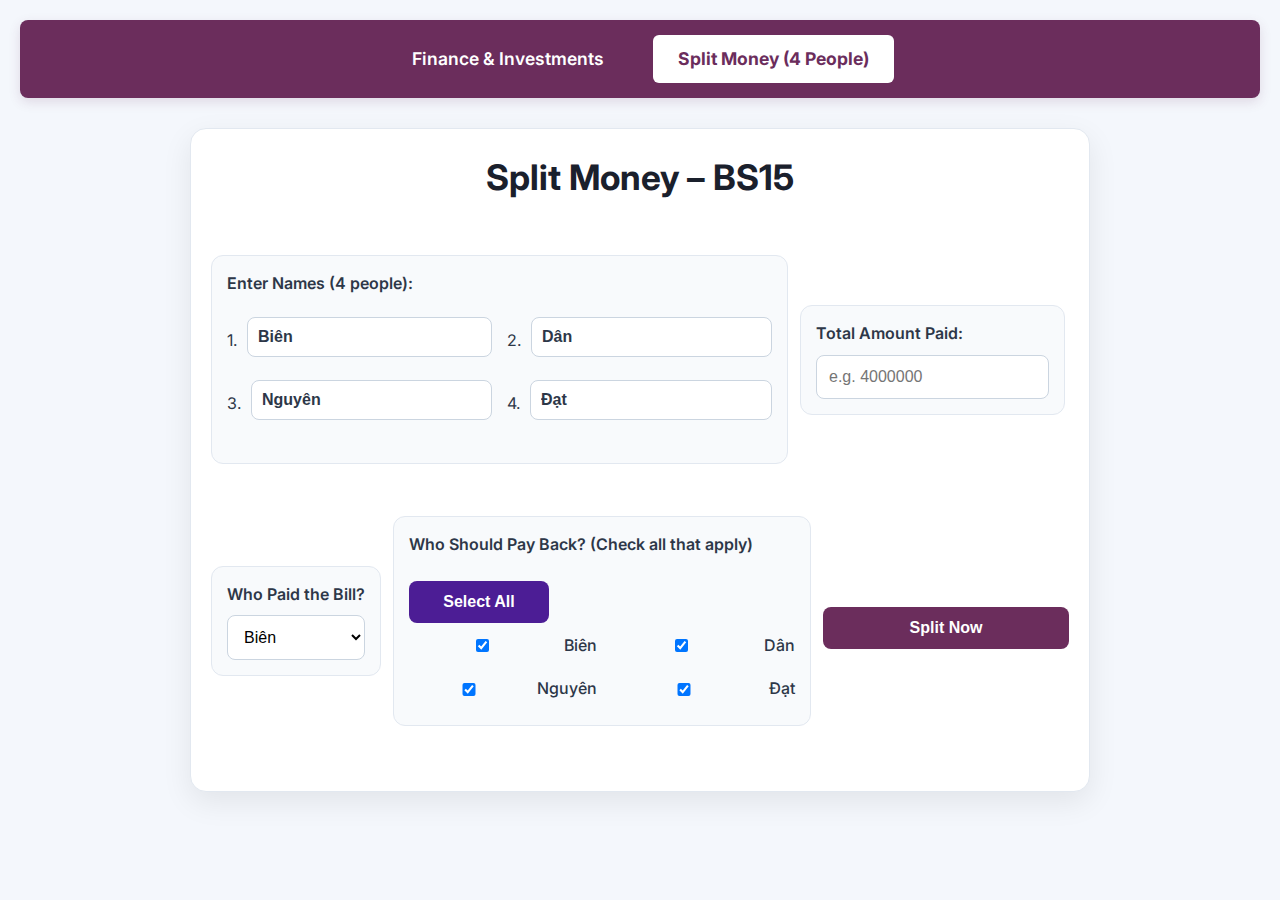
<file: split.html>
<!DOCTYPE html>
<html lang="en">
<head>
    <meta charset="UTF-8">
    <meta name="viewport" content="width=device-width, initial-scale=1.0">
    <title>Split Money – 4 People</title>
    <link rel="stylesheet" href="styles.css">
    <style>
        .navbar { background:#6b2d5c; padding:15px 0; text-align:center; margin-bottom:30px; border-radius:8px; }
        .navbar a { color:white; text-decoration:none; font-weight:600; font-size:1.1rem; padding:10px 25px; margin:0 10px; border-radius:6px; display:inline-block; transition:background .2s; }
        .navbar a:hover { background:rgba(255,255,255,.2); }
        .navbar a.active { background:white; color:#6b2d5c; font-weight:700; }
        .container { max-width:900px; margin:0 auto; padding:20px; }
        .people-grid { display:grid; grid-template-columns:repeat(2,1fr); gap:15px; margin:20px 0; }
        .person-input { display:flex; align-items:center; gap:10px; }
        .person-input input { flex:1; padding:10px; border:1.5px solid #cbd5e0; border-radius:8px; font-size:1rem; }
        .form-group { margin:20px 0; padding:15px; background:#f8fafc; border-radius:12px; border:1px solid #e2e8f0; }
        .form-group label { display:block; margin-bottom:8px; font-weight:600; color:#2d3748; }
        select, input[type=number] { width:100%; padding:12px; border:1.5px solid #cbd5e0; border-radius:8px; font-size:1rem; }
        button { background:#6b2d5c; color:white; padding:12px 24px; border:none; border-radius:8px; font-weight:600; cursor:pointer; margin-top:15px; width:100%; }
        button:hover { background:#5a1e4d; }
        .select-all-btn, .clear-all-btn { background:#4c1d95; width:auto; display:inline-block; margin-right:10px; }
        .select-all-btn:hover, .clear-all-btn:hover { background:#3b1580; }
        .clear-all-btn { background:#e53e3e; }
        .clear-all-btn:hover { background:#c53030; }
        #results-table, #summary-table, #history-table { width:100%; border-collapse:collapse; margin-bottom:15px; font-size:1rem; background:white; border-radius:10px; overflow:hidden; box-shadow:0 4px 12px rgba(0,0,0,.05); }
        #results-table th, #summary-table th, #history-table th { background:#6b2d5c; color:white; padding:12px; text-align:left; font-weight:600; text-transform:uppercase; font-size:.9rem; }
        #results-table td, #summary-table td, #history-table td { padding:12px; border-bottom:1px solid #e2e8f0; }
        #results-table tr:hover td, #history-table tr:hover td { background:#f7fafc; }
        .delete-btn { background:#e53e3e; color:white; border:none; padding:6px 10px; border-radius:6px; font-size:.8rem; cursor:pointer; }
        .delete-btn:hover { background:#c53030; }
        .summary-box { display:flex; justify-content:space-between; gap:15px; margin:15px 0; }
        .total-paid, .total-split, .remaining { flex:1; padding:12px; background:#f8fafc; border-radius:8px; border:1px solid #e2e8f0; font-weight:600; font-size:1.1rem; }
        .remaining { color:#d69e2e; }
        .final-summary, .history-section { margin-top:30px; padding:20px; background:#f0f4f8; border-radius:12px; border:1px solid #cbd5e0; }
        .final-summary h3, .history-section h3 { margin:0 0 15px; color:#2d3748; font-size:1.3rem; }
        .owes-grid { display:grid; grid-template-columns:repeat(2,1fr); gap:10px; margin-top:10px; }
        .owes-grid label { display:flex; align-items:center; gap:8px; font-weight:500; cursor:pointer; }
        .timestamp { font-size:0.8rem; color:#718096; }
        .net-positive { color:#16a34a; font-weight:600; }
        .net-negative { color:#dc2626; font-weight:600; }
    </style>
</head>
<body>
<div class="navbar">
    <a href="index.html">Finance & Investments</a>
    <a href="split.html" class="active">Split Money (4 People)</a>
</div>
<div class="container">
    <h1>Split Money – BS15</h1>
    <form id="split-form">
        <div class="form-group">
            <label>Enter Names (4 people):</label>
            <div class="people-grid">
                <div class="person-input"><span>1.</span><input type="text" class="person-name" value="Biên" required></div>
                <div class="person-input"><span>2.</span><input type="text" class="person-name" value="Dân" required></div>
                <div class="person-input"><span>3.</span><input type="text" class="person-name" value="Nguyên" required></div>
                <div class="person-input"><span>4.</span><input type="text" class="person-name" value="Đạt" required></div>
            </div>
        </div>
        <div class="form-group">
            <label for="total-amount">Total Amount Paid:</label>
            <input type="number" id="total-amount" placeholder="e.g. 4000000" step="1000" min="0" required>
        </div>
        <div class="form-group">
            <label for="payer">Who Paid the Bill?</label>
            <select id="payer" required></select>
        </div>
        <div class="form-group">
            <label>Who Should Pay Back? (Check all that apply)</label>
            <button type="button" class="select-all-btn" id="select-all">Select All</button>
            <div class="owes-grid" id="owes-container"></div>
        </div>
        <button type="submit">Split Now</button>
    </form>

    <!-- === RESULTS === -->
    <div id="results" class="result-container" style="display:none;">
        <table id="results-table">
            <thead>
                <tr>
                    <th>Payer</th>
                    <th>Owed By</th>
                    <th>Amount</th>
                    <th>Action</th>
                </tr>
            </thead>
            <tbody id="table-body"></tbody>
        </table>

        <div class="summary-box">
            <div class="total-paid">Total Paid: <span id="total-paid">0</span> VND</div>
            <div class="total-split">Total Split: <span id="total-split">0</span> VND</div>
            <div class="remaining">Remaining: <span id="remaining">0</span> VND</div>
        </div>

        <!-- === FINAL NET BALANCE === -->
        <div class="final-summary" id="final-summary" style="display:none;">
            <h3>Final Net Balance</h3>
            <button type="button" class="clear-all-btn" id="clear-all">Clear All Data</button>
            <table id="summary-table">
                <thead>
                    <tr>
                        <th>Debtor</th>
                        <th>Owes To</th>
                        <th>Amount</th>
                    </tr>
                </thead>
                <tbody id="summary-body"></tbody>
            </table>
        </div>

        <!-- === HISTORY === -->
        <div class="history-section" id="history-section" style="display:none;">
            <h3>Split History</h3>
            <table id="history-table">
                <thead>
                    <tr>
                        <th>Time</th>
                        <th>Payer</th>
                        <th>Debtor(s)</th>
                        <th>Amount</th>
                    </tr>
                </thead>
                <tbody id="history-body"></tbody>
            </table>
        </div>
    </div>
</div>

<script>
    function formatVND(a){return a.toString().replace(/\B(?=(\d{3})+(?!\d))/g,".");}
    function formatDate(d){return d.toLocaleString('vi-VN');}

    const form = document.getElementById('split-form');
    const payerSelect = document.getElementById('payer');
    const owesContainer = document.getElementById('owes-container');
    const selectAllBtn = document.getElementById('select-all');
    const clearAllBtn = document.getElementById('clear-all');
    const resultsDiv = document.getElementById('results');
    const tableBody = document.getElementById('table-body');
    const summaryBody = document.getElementById('summary-body');
    const historyBody = document.getElementById('history-body');
    const totalPaidEl = document.getElementById('total-paid');
    const totalSplitEl = document.getElementById('total-split');
    const remainingEl = document.getElementById('remaining');
    const finalSummary = document.getElementById('final-summary');
    const historySection = document.getElementById('history-section');
    const nameInputs = document.querySelectorAll('.person-name');

    let people = [];
    let allEntries = JSON.parse(localStorage.getItem('allSplitEntries')) || [];
    let isFirstLoad = true;

    function updatePeople(){
        const prevPayer = payerSelect.value;
        people = Array.from(nameInputs).map(inp=>({name:inp.value.trim(),input:inp})).filter(p=>p.name);

        payerSelect.innerHTML = people.map(p => `<option value="${p.name}">${p.name}</option>`).join('');

        if (prevPayer && people.some(p => p.name === prevPayer)) {
            payerSelect.value = prevPayer;
        } else if (isFirstLoad && people.length > 0) {
            payerSelect.value = people[0].name;
            isFirstLoad = false;
        }

        owesContainer.innerHTML = people.map((p,i)=>`
            <label>
                <input type="checkbox" class="owes" data-index="${i}" checked>
                ${p.name}
            </label>
        `).join('');
    }

    function saveAll(){
        localStorage.setItem('allSplitEntries', JSON.stringify(allEntries));
    }

    function renderAll(){
        tableBody.innerHTML = '';
        let total = 0;
        allEntries.forEach((e, idx) => {
            total += e.amount;
            const tr = document.createElement('tr');
            tr.innerHTML = `
                <td>${e.payer}</td>
                <td>${e.owedBy}</td>
                <td>${formatVND(e.amount)} VND</td>
                <td><button class="delete-btn" data-index="${idx}">Delete</button></td>
            `;
            tableBody.appendChild(tr);
        });
        totalPaidEl.textContent = formatVND(total);
        totalSplitEl.textContent = formatVND(total);
        remainingEl.textContent = formatVND(0);
        resultsDiv.style.display = allEntries.length ? 'block' : 'none';
        renderNetSummary();
        renderHistory();
    }

    function renderNetSummary(){
        const balance = {};
        allEntries.forEach(e => {
            const key = `${e.owedBy}→${e.payer}`;
            balance[key] = (balance[key] || 0) + e.amount;
        });
        const net = {};
        Object.keys(balance).forEach(key => {
            const [from, to] = key.split('→');
            if (from === to) return;
            net[`${from}→${to}`] = (net[`${from}→${to}`] || 0) + balance[key];
            net[`${to}→${from}`] = (net[`${to}→${from}`] || 0) - balance[key];
        });
        summaryBody.innerHTML = '';
        let hasData = false;
        Object.keys(net).forEach(key => {
            const amount = net[key];
            if (amount <= 0) return;
            hasData = true;
            const [from, to] = key.split('→');
            const tr = document.createElement('tr');
            tr.innerHTML = `
                <td><strong>${from}</strong></td>
                <td>${to}</td>
                <td class="net-positive">${formatVND(amount)} VND</td>
            `;
            summaryBody.appendChild(tr);
        });
        finalSummary.style.display = hasData ? 'block' : 'none';
    }

    // === UPDATED HISTORY: Group by time + payer + total ===
    function renderHistory(){
        historyBody.innerHTML = '';

        // Group entries by time (same split)
        const groups = {};
        allEntries.forEach(e => {
            const key = `${e.time}_${e.payer}`;
            if (!groups[key]) {
                groups[key] = { payer: e.payer, time: e.time, debtors: [], total: 0 };
            }
            groups[key].debtors.push(e.owedBy);
            groups[key].total += e.amount;
        });

        Object.values(groups).forEach(g => {
            const tr = document.createElement('tr');
            tr.innerHTML = `
                <td class="timestamp">${formatDate(new Date(g.time))}</td>
                <td><strong>${g.payer}</strong></td>
                <td>${g.debtors.join(', ')}</td>
                <td class="net-positive">${formatVND(g.total)} VND</td>
            `;
            historyBody.appendChild(tr);
        });

        historySection.style.display = Object.keys(groups).length ? 'block' : 'none';
    }

    // Init
    updatePeople();
    nameInputs.forEach(inp => inp.addEventListener('input', updatePeople));
    renderAll();

    selectAllBtn.addEventListener('click', () => {
        document.querySelectorAll('.owes').forEach(cb => cb.checked = true);
    });

    clearAllBtn.addEventListener('click', () => {
        if (confirm('Delete ALL splits and history?')) {
            allEntries = [];
            saveAll();
            renderAll();
        }
    });

    tableBody.addEventListener('click', e => {
        if (e.target.classList.contains('delete-btn')) {
            const idx = parseInt(e.target.dataset.index);
            allEntries.splice(idx, 1);
            saveAll();
            renderAll();
        }
    });

    form.addEventListener('submit', e => {
        e.preventDefault();

        if (people.length !== 4) return alert('Please enter all 4 names.');

        const total = parseFloat(document.getElementById('total-amount').value);
        if (isNaN(total) || total <= 0 || total % 1000 !== 0) return alert('Enter valid amount (multiple of 1,000 VND)');

        const payerName = payerSelect.value;
        if (!payerName) return alert('Select who paid.');

        const checkedBoxes = document.querySelectorAll('.owes:checked');
        if (checkedBoxes.length === 0) return alert('Select at least one person.');

        const owes = Array.from(checkedBoxes).map(cb => people[parseInt(cb.dataset.index)]);

        const share = total / owes.length;
        const now = new Date().toISOString();

        owes.forEach(p => {
            allEntries.push({
                payer: payerName,
                owedBy: p.name,
                amount: Math.round(share),
                time: now
            });
        });

        saveAll();
        renderAll();
    });
</script>
</body>
</html>
</file>
<file: styles.css>
/* ============================================================= */
/*  BASIC & ELEGANT THEME – Clean, Professional, Minimalist     */
/* ============================================================= */

@import url('https://fonts.googleapis.com/css2?family=Inter:wght@400;500;600;700&display=swap');

* {
    margin: 0;
    padding: 0;
    box-sizing: border-box;
}

body {
    font-family: 'Inter', sans-serif;
    background: #f4f7fc;
    color: #2d3748;
    line-height: 1.6;
    padding: 20px;
}

.container {
    max-width: 1100px;
    margin: 0 auto;
    background: white;
    padding: 30px;
    border-radius: 16px;
    box-shadow: 0 10px 30px rgba(0, 0, 0, 0.08);
    border: 1px solid #e2e8f0;
}

/* ============================================================= */
/*  TYPOGRAPHY                                                  */
/* ============================================================= */
h1 {
    text-align: center;
    font-size: 2.2rem;
    font-weight: 700;
    color: #1a202c;
    margin-bottom: 30px;
}

h2 {
    font-size: 1.6rem;
    font-weight: 600;
    color: #2d3748;
    margin-bottom: 20px;
    text-align: center;
    position: relative;
    padding-bottom: 10px;
}

h2::after {
    content: '';
    position: absolute;
    bottom: 0;
    left: 50%;
    transform: translateX(-50%);
    width: 60px;
    height: 3px;
    background: #6b2d5c;
    border-radius: 2px;
}

/* ============================================================= */
/*  NAVIGATION BAR (ON BOTH PAGES)                              */
/* ============================================================= */
.navbar {
    background: #6b2d5c;
    padding: 14px 0;
    text-align: center;
    margin-bottom: 30px;
    border-radius: 10px;
    box-shadow: 0 4px 12px rgba(107, 45, 92, 0.15);
}

.navbar a {
    color: white;
    text-decoration: none;
    font-weight: 600;
    font-size: 1.1rem;
    padding: 10px 24px;
    margin: 0 12px;
    border-radius: 8px;
    display: inline-block;
    transition: all 0.2s ease;
}

.navbar a:hover {
    background: rgba(255, 255, 255, 0.15);
}

.navbar a.active {
    background: white;
    color: #6b2d5c;
    font-weight: 700;
}

/* ============================================================= */
/*  FORMS & INPUTS                                              */
/* ============================================================= */
form {
    display: flex;
    flex-wrap: wrap;
    gap: 12px;
    margin-bottom: 25px;
    align-items: center;
}

input, select, button {
    padding: 12px 16px;
    border: 1.5px solid #cbd5e0;
    border-radius: 10px;
    font-size: 1rem;
    transition: all 0.2s ease;
    background: #fff;
    flex: 1;
    min-width: 120px;
}

input:focus, select:focus {
    outline: none;
    border-color: #6b2d5c;
    box-shadow: 0 0 0 3px rgba(107, 45, 92, 0.1);
}

button {
    background: #6b2d5c;
    color: white;
    font-weight: 600;
    cursor: pointer;
    min-width: 140px;
}

button:hover {
    background: #5a1e4d;
    transform: translateY(-1px);
}

/* Delete & Chart Buttons */
.delete-btn, .view-chart {
    padding: 8px 14px;
    font-size: 0.9rem;
    margin: 0 4px;
}

.delete-btn {
    background: #e53e3e;
}

.delete-btn:hover {
    background: #c53030;
}

.view-chart {
    background: #3182ce;
}

.view-chart:hover {
    background: #2c5282;
}

/* ============================================================= */
/*  TABLES                                                      */
/* ============================================================= */
table {
    width: 100%;
    border-collapse: collapse;
    margin-bottom: 25px;
    font-size: 0.95rem;
    background: #fff;
    border-radius: 10px;
    overflow: hidden;
    box-shadow: 0 4px 12px rgba(0, 0, 0, 0.05);
}

th {
    background: #6b2d5c;
    color: white;
    padding: 14px;
    text-align: left;
    font-weight: 600;
    text-transform: uppercase;
    font-size: 0.8rem;
    letter-spacing: 0.5px;
}

td {
    padding: 12px 14px;
    border-bottom: 1px solid #e2e8f0;
}

tr:hover td {
    background: #f7fafc;
}

/* ============================================================= */
/*  SUMMARY BOX                                                 */
/* ============================================================= */
.summary {
    text-align: right;
    font-size: 1.1rem;
    font-weight: 600;
    padding: 16px;
    background: #f8fafc;
    border-radius: 10px;
    border: 1px solid #e2e8f0;
    margin-top: 15px;
    color: #2d3748;
}

.summary p {
    margin: 6px 0;
}

/* ============================================================= */
/*  FILTER & MODE TOGGLE                                        */
/* ============================================================= */
.filter {
    text-align: right;
    margin-bottom: 15px;
}

.filter select {
    background: #fff;
    border: 1.5px solid #cbd5e0;
    padding: 10px 14px;
    border-radius: 8px;
    font-weight: 500;
}

.mode-toggle {
    text-align: center;
    margin: 20px 0;
}

.mode-btn {
    background: #edf2f7;
    color: #4a5568;
    border: 1.5px solid #cbd5e0;
    padding: 10px 18px;
    border-radius: 8px;
    margin: 0 6px;
    cursor: pointer;
    font-weight: 500;
    transition: all 0.2s;
}

.mode-btn.active {
    background: #6b2d5c;
    color: white;
    border-color: #6b2d5c;
}

/* ============================================================= */
/*  SPLIT PAGE – PERSON CARDS                                   */
/* ============================================================= */
.split-container {
    display: grid;
    grid-template-columns: repeat(auto-fit, minmax(220px, 1fr));
    gap: 20px;
    margin-top: 30px;
}

.person-card {
    background: #ffffff;
    padding: 20px;
    border-radius: 12px;
    text-align: center;
    border: 1px solid #e2e8f0;
    box-shadow: 0 4px 12px rgba(0, 0, 0, 0.05);
    transition: transform 0.2s ease;
}

.person-card:hover {
    transform: translateY(-4px);
    box-shadow: 0 8px 20px rgba(0, 0, 0, 0.08);
}

.person-name {
    font-weight: 600;
    font-size: 1.3rem;
    color: #2d3748;
    margin-bottom: 8px;
}

.person-amount {
    font-size: 1.6rem;
    font-weight: 700;
    color: #6b2d5c;
}

.person-percent {
    font-size: 0.9rem;
    color: #718096;
    margin-top: 6px;
}

/* Custom Inputs */
.custom-inputs {
    display: none;
    grid-template-columns: 1fr 1fr;
    gap: 12px;
    margin-top: 15px;
}

.custom-inputs.active {
    display: grid;
}

/* ============================================================= */
/*  CHART CONTAINER                                             */
/* ============================================================= */
.chart-container {
    background: white;
    padding: 20px;
    border-radius: 12px;
    margin: 30px auto;
    max-width: 700px;
    border: 1px solid #e2e8f0;
    box-shadow: 0 4px 12px rgba(0, 0, 0, 0.05);
}

/* ============================================================= */
/*  RESPONSIVE                                                  */
/* ============================================================= */
@media (max-width: 768px) {
    form, .custom-inputs {
        flex-direction: column;
    }
    input, select, button {
        width: 100%;
    }
    h1 {
        font-size: 1.9rem;
    }
    .container {
        padding: 20px;
    }
    .navbar a {
        display: block;
        margin: 8px 0;
        padding: 12px;
    }
}
</file>
